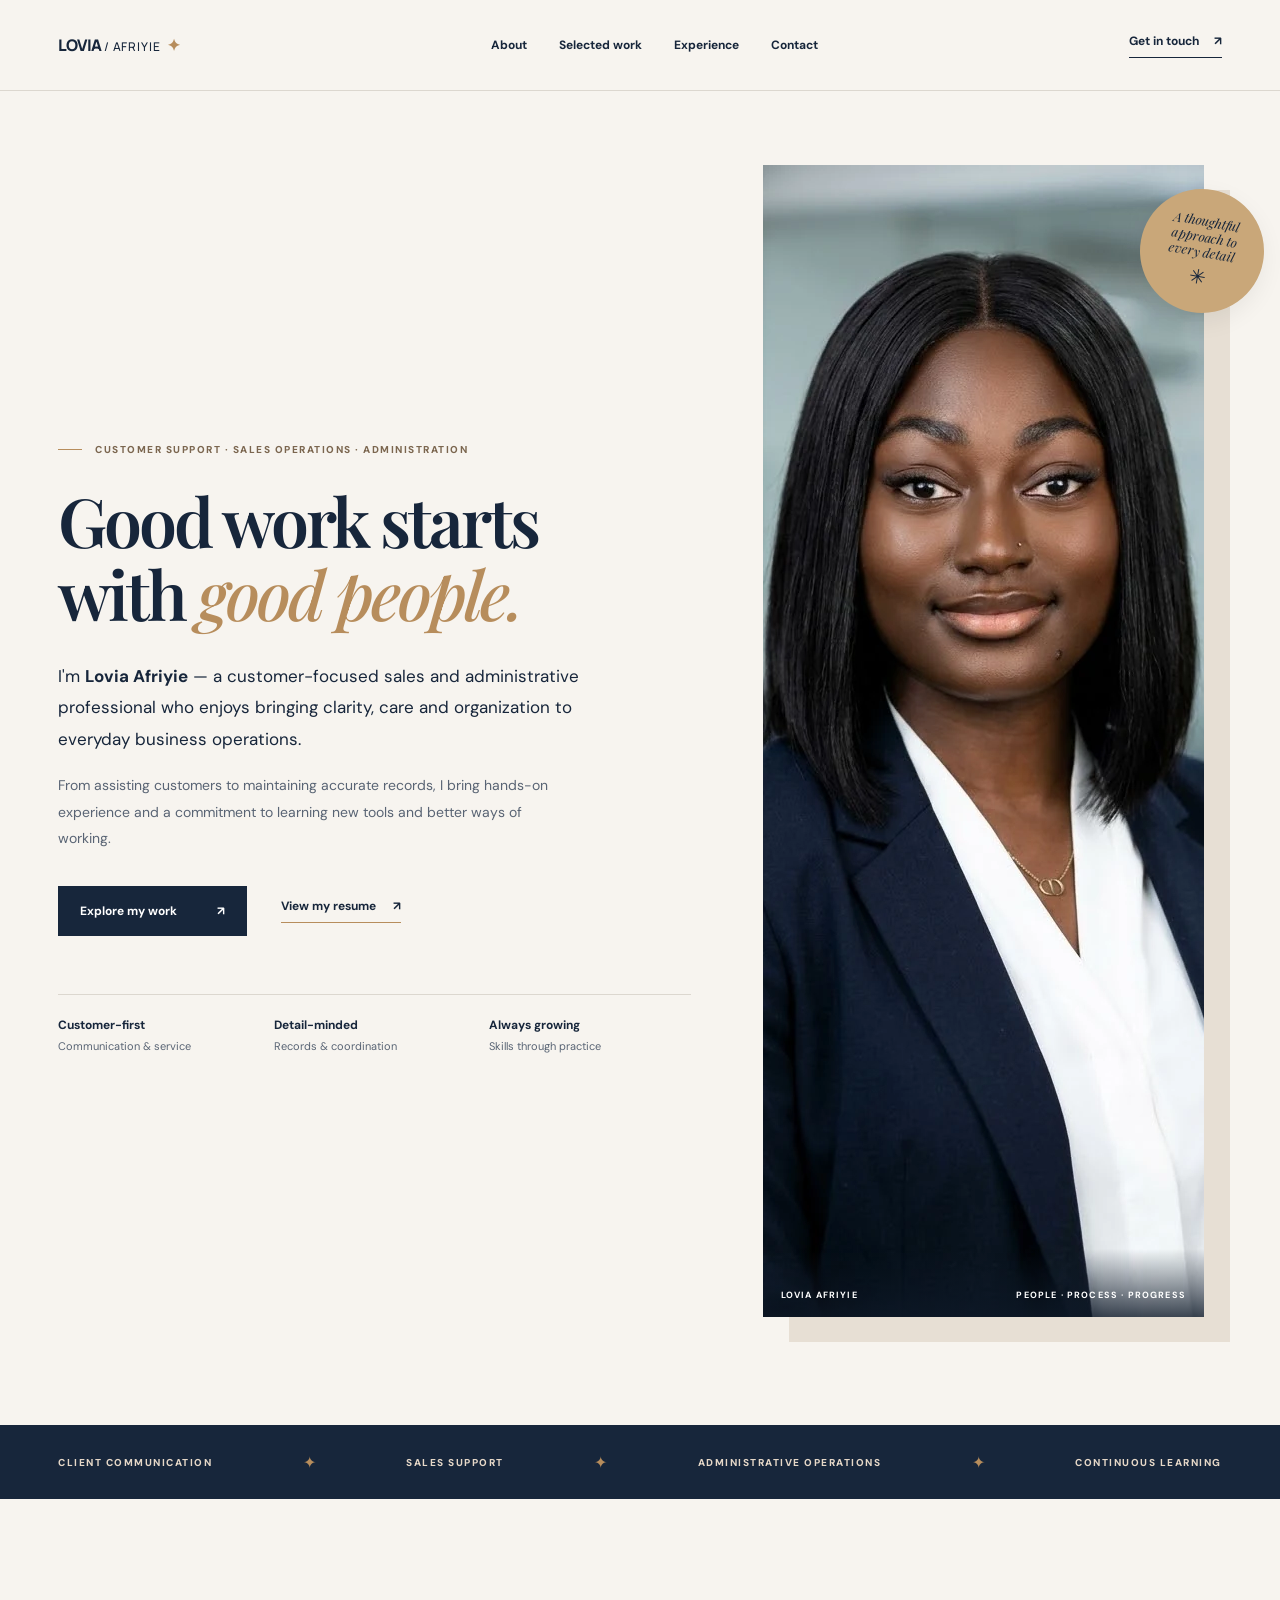
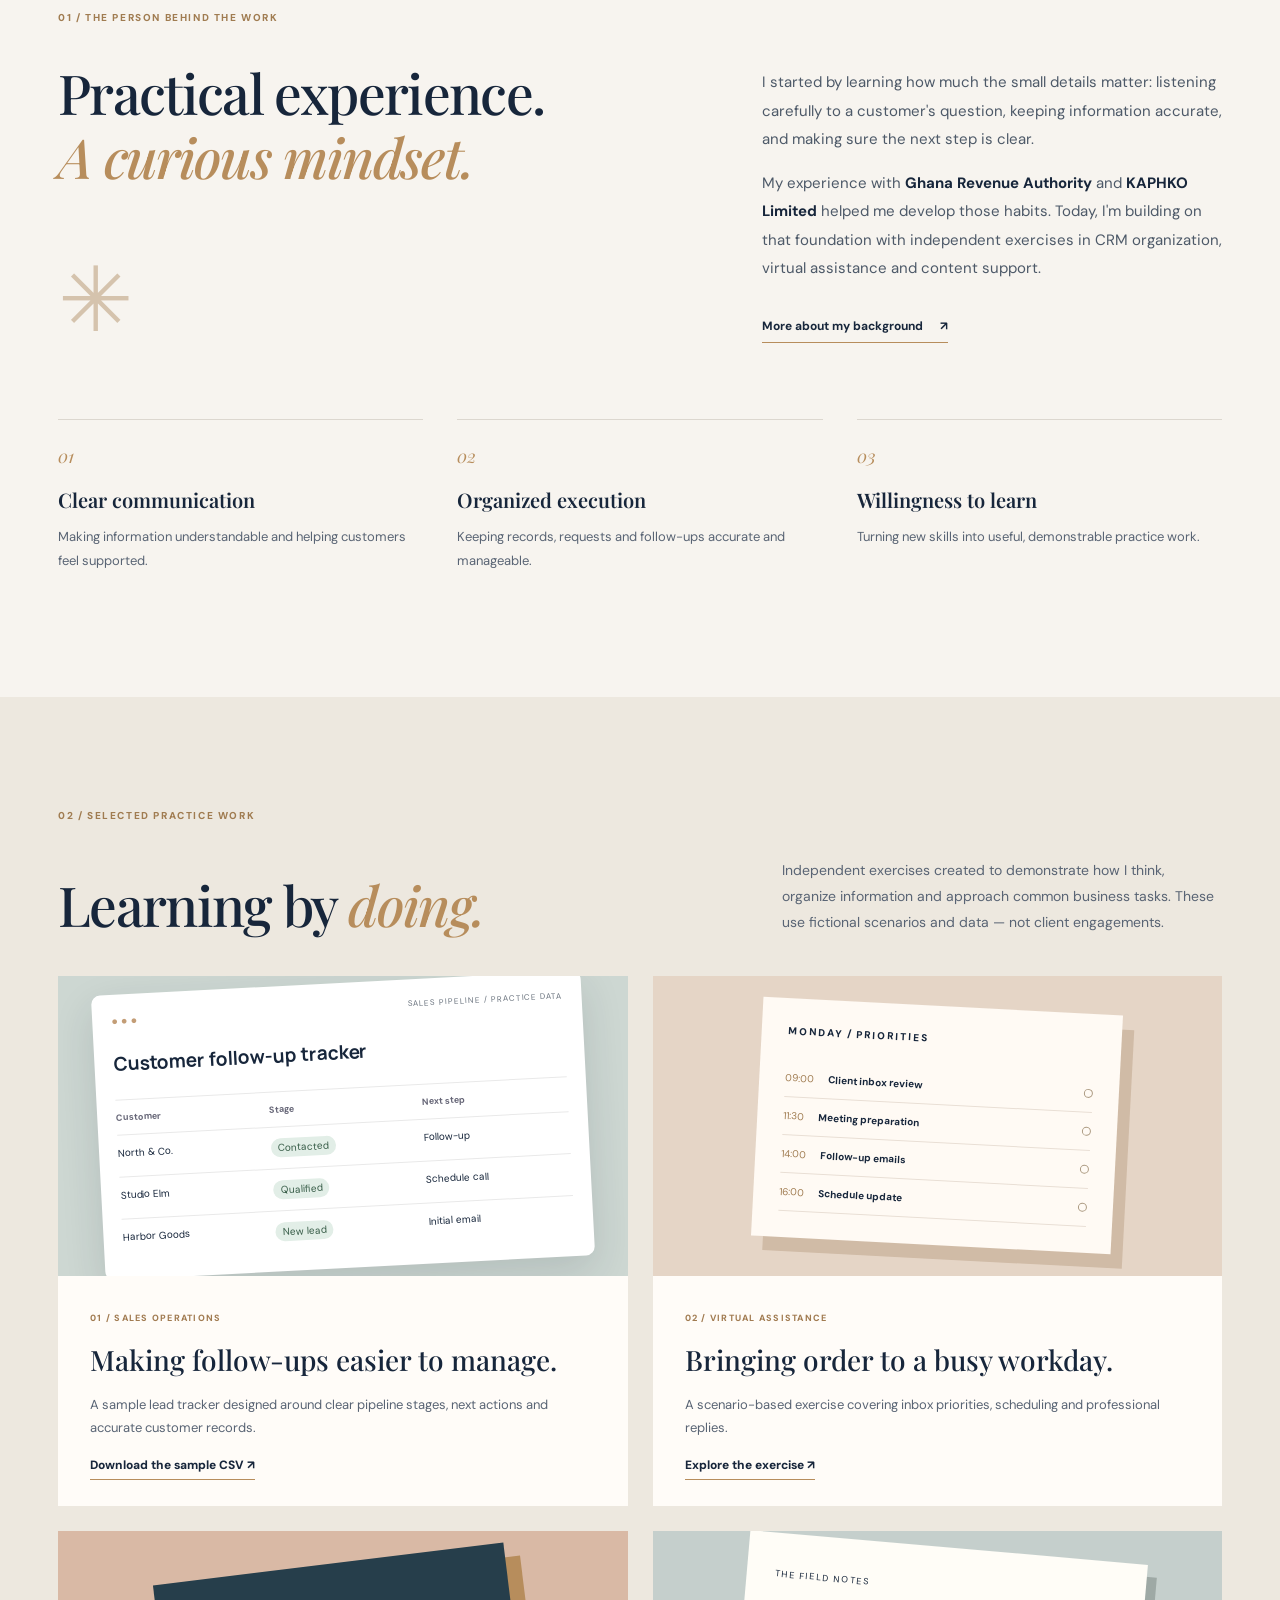
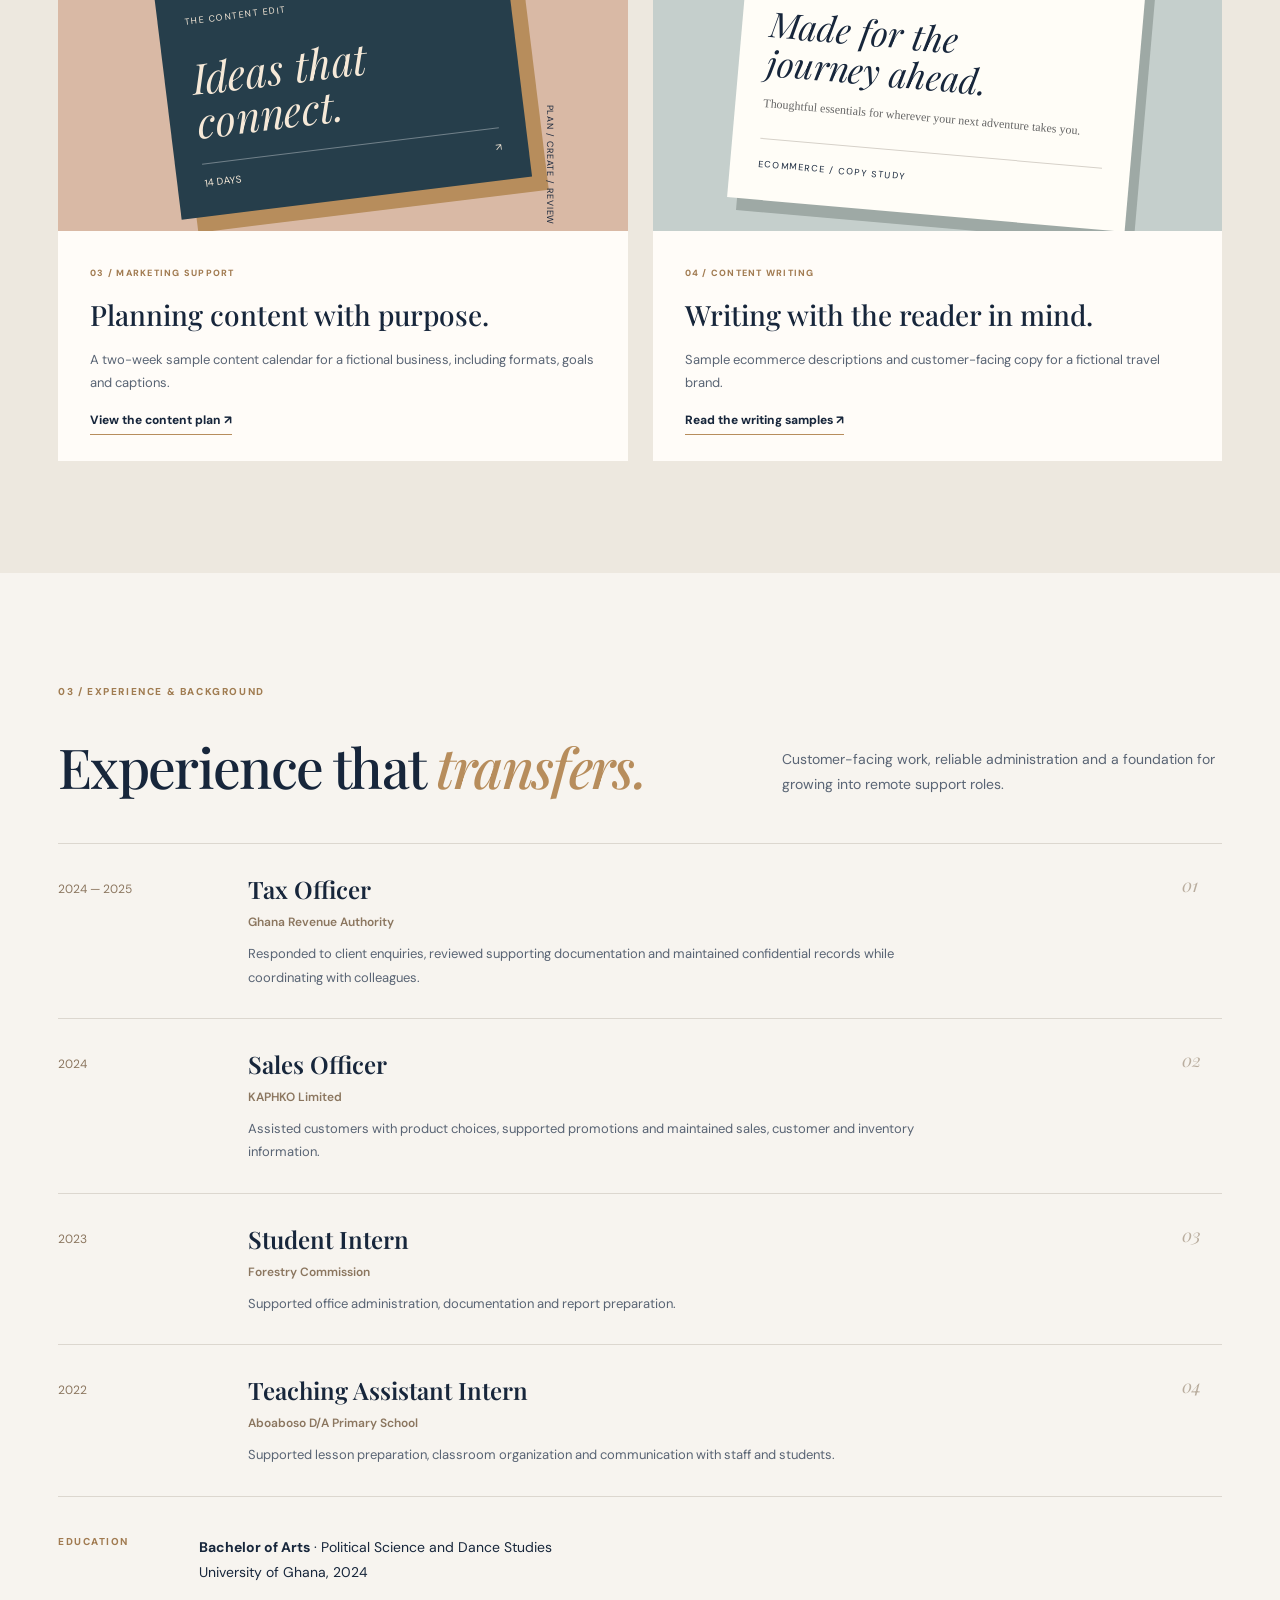
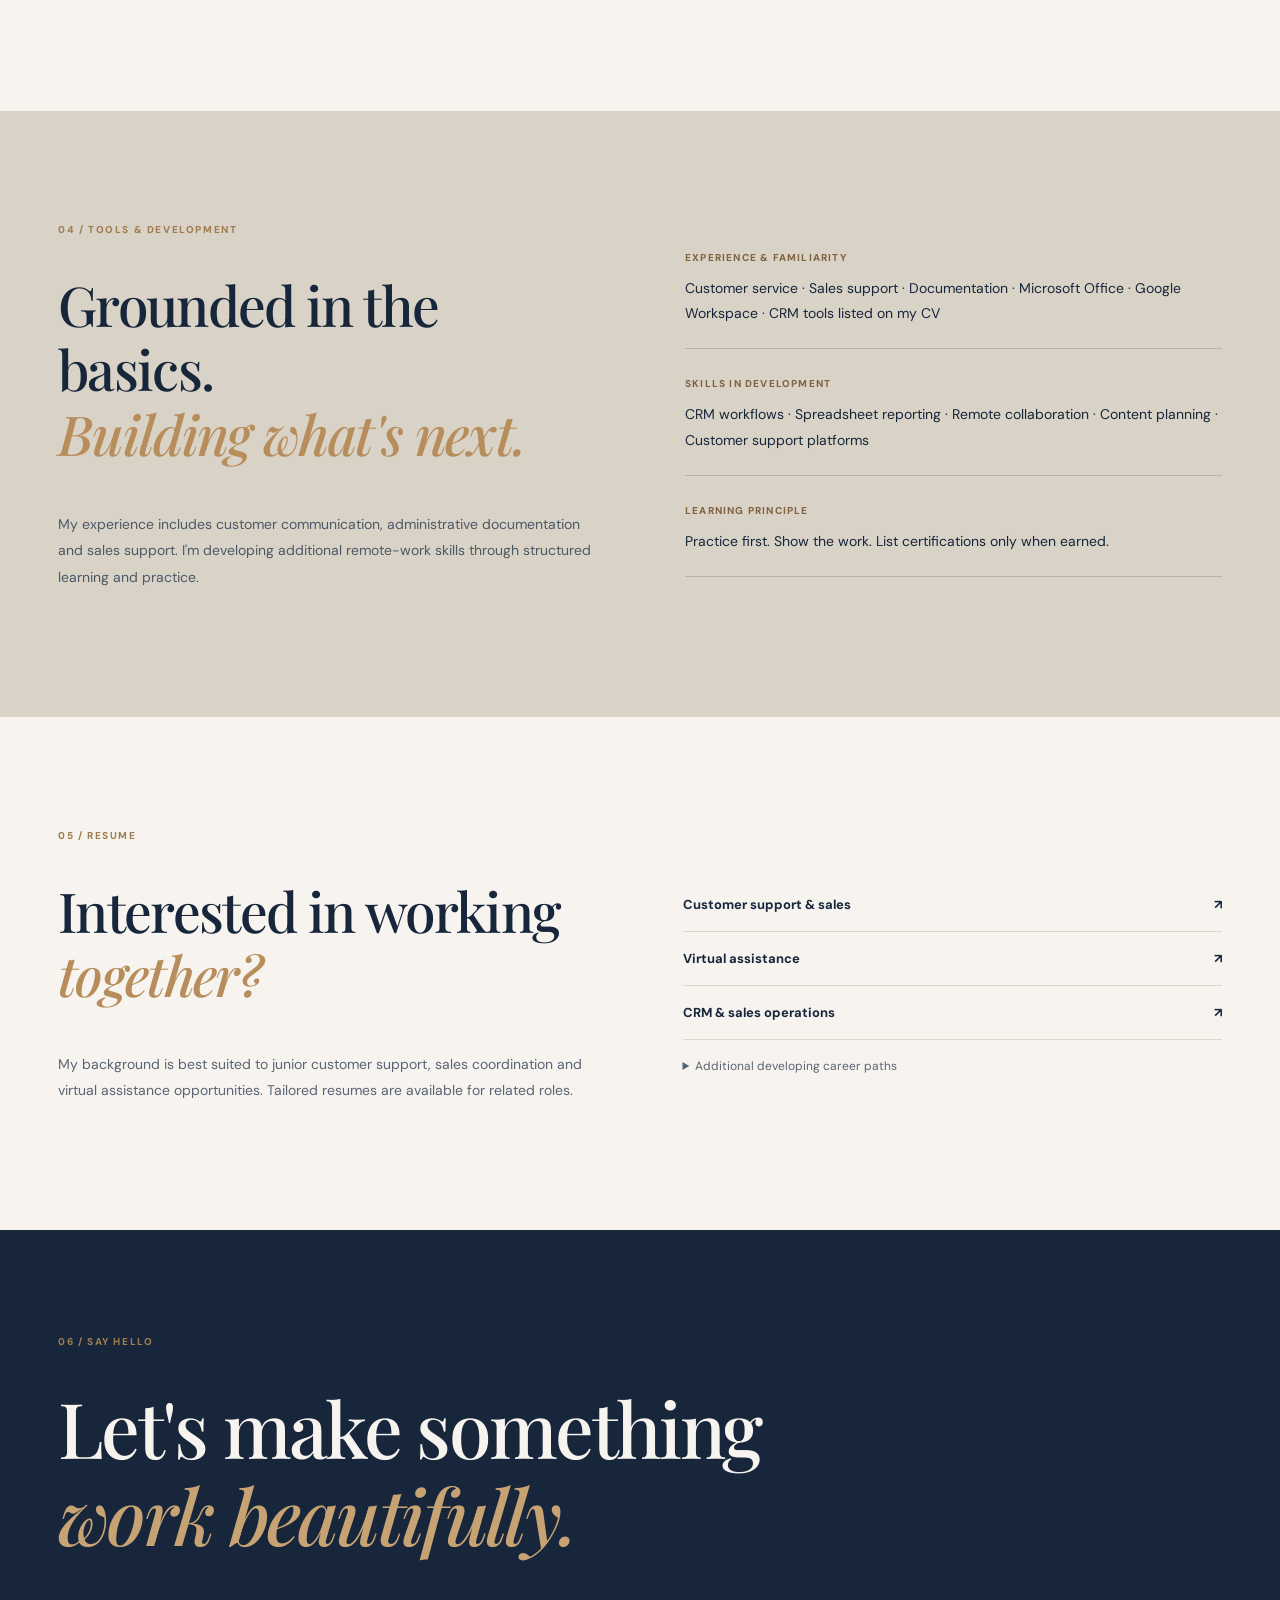
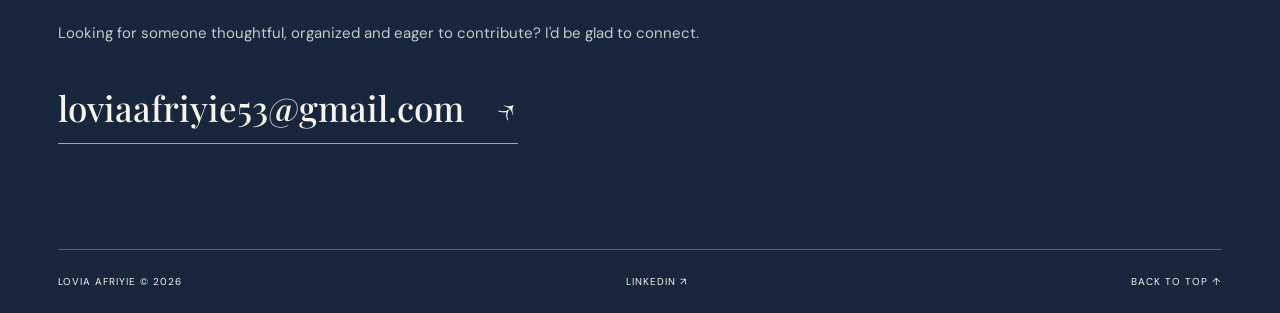
<file: index.html>
<!doctype html><html lang="en"><head><meta charset="utf-8"><meta name="viewport" content="width=device-width,initial-scale=1"><meta name="theme-color" content="#f7f4ef"><meta name="description" content="Lovia Afriyie — customer support, sales operations and virtual assistance. Experience, selected practice work and professional resume."><meta property="og:title" content="Lovia Afriyie — Customer Support & Sales Operations"><meta property="og:description" content="Customer-focused communication. Organized execution. A professional portfolio and selected practice work."><meta property="og:image" content="/assets/lovia-portrait.webp"><title>Lovia Afriyie — Customer Support & Sales Operations</title><link rel="stylesheet" href="/style.css"></head><body><a class="skip" href="#main">Skip to content</a><header class="header"><div class="wrap header-inner"><a class="logo" href="#top" aria-label="Lovia Afriyie homepage">LOVIA<span> / AFRIYIE</span><i>✦</i></a><nav aria-label="Main navigation"><a href="#about">About</a><a href="#work">Selected work</a><a href="#experience">Experience</a><a href="#contact">Contact</a></nav><a class="nav-cta" href="mailto:loviaafriyie53@gmail.com">Get in touch <span>↗</span></a></div></header><main id="main"><section class="hero wrap" id="top"><div class="hero-copy"><div class="eyebrow"><span class="eyebrow-line"></span> CUSTOMER SUPPORT · SALES OPERATIONS · ADMINISTRATION</div><h1>Good work starts<br>with <em>good people.</em></h1><p class="hero-intro">I'm <strong>Lovia Afriyie</strong> — a customer-focused sales and administrative professional who enjoys bringing clarity, care and organization to everyday business operations.</p><p class="hero-sub">From assisting customers to maintaining accurate records, I bring hands-on experience and a commitment to learning new tools and better ways of working.</p><div class="hero-actions"><a class="btn dark" href="#work">Explore my work <span>↗</span></a><a class="text-link" href="#resumes">View my resume <span>↗</span></a></div><div class="hero-meta"><div><b>Customer-first</b><span>Communication & service</span></div><div><b>Detail-minded</b><span>Records & coordination</span></div><div><b>Always growing</b><span>Skills through practice</span></div></div></div><div class="hero-visual"><div class="portrait-frame"><img src="/assets/lovia-portrait.webp" alt="Professional portrait of Lovia Afriyie" width="928" height="1152" fetchpriority="high"><div class="portrait-caption"><span>LOVIA AFRIYIE</span><span>PEOPLE · PROCESS · PROGRESS</span></div></div><div class="visual-stamp" aria-hidden="true">A thoughtful<br>approach to<br>every detail <span>✳</span></div></div></section><section class="marquee" aria-label="Focus areas"><div class="wrap marquee-inner"><span>CLIENT COMMUNICATION</span><i>✦</i><span>SALES SUPPORT</span><i>✦</i><span>ADMINISTRATIVE OPERATIONS</span><i>✦</i><span>CONTINUOUS LEARNING</span></div></section><section class="section about wrap" id="about"><div class="section-label">01 / THE PERSON BEHIND THE WORK</div><div class="about-main"><div><h2>Practical experience.<br><em>A curious mindset.</em></h2><div class="line-art" aria-hidden="true">✳</div></div><div class="about-copy"><p>I started by learning how much the small details matter: listening carefully to a customer's question, keeping information accurate, and making sure the next step is clear.</p><p>My experience with <strong>Ghana Revenue Authority</strong> and <strong>KAPHKO Limited</strong> helped me develop those habits. Today, I'm building on that foundation with independent exercises in CRM organization, virtual assistance and content support.</p><a class="under-link" href="#experience">More about my background <span>↗</span></a></div></div><div class="strengths"><div><span class="strength-num">01</span><h3>Clear communication</h3><p>Making information understandable and helping customers feel supported.</p></div><div><span class="strength-num">02</span><h3>Organized execution</h3><p>Keeping records, requests and follow-ups accurate and manageable.</p></div><div><span class="strength-num">03</span><h3>Willingness to learn</h3><p>Turning new skills into useful, demonstrable practice work.</p></div></div></section><section class="section work-section" id="work"><div class="wrap"><div class="section-label">02 / SELECTED PRACTICE WORK</div><div class="section-heading"><h2>Learning by <em>doing.</em></h2><p>Independent exercises created to demonstrate how I think, organize information and approach common business tasks. These use fictional scenarios and data — not client engagements.</p></div><div class="projects"><a class="project project-feature" href="projects/sample-lead-tracker.csv" download><div class="project-art tracker-art"><div class="mock-window"><div class="mock-top"><span>● ● ●</span><small>SALES PIPELINE / PRACTICE DATA</small></div><div class="mock-title">Customer follow-up tracker</div><div class="mock-table"><div><b>Customer</b><b>Stage</b><b>Next step</b></div><div><span>North & Co.</span><mark>Contacted</mark><span>Follow-up</span></div><div><span>Studio Elm</span><mark>Qualified</mark><span>Schedule call</span></div><div><span>Harbor Goods</span><mark>New lead</mark><span>Initial email</span></div></div></div></div><div class="project-info"><span class="project-tag">01 / SALES OPERATIONS</span><h3>Making follow-ups easier to manage.</h3><p>A sample lead tracker designed around clear pipeline stages, next actions and accurate customer records.</p><span class="project-link">Download the sample CSV ↗</span></div></a><a class="project" href="projects/va-operations-kit.html"><div class="project-art calendar-art"><div class="schedule"><div class="schedule-title">MONDAY / PRIORITIES</div><div class="schedule-row"><span>09:00</span><b>Client inbox review</b><i></i></div><div class="schedule-row"><span>11:30</span><b>Meeting preparation</b><i></i></div><div class="schedule-row"><span>14:00</span><b>Follow-up emails</b><i></i></div><div class="schedule-row"><span>16:00</span><b>Schedule update</b><i></i></div></div></div><div class="project-info"><span class="project-tag">02 / VIRTUAL ASSISTANCE</span><h3>Bringing order to a busy workday.</h3><p>A scenario-based exercise covering inbox priorities, scheduling and professional replies.</p><span class="project-link">Explore the exercise ↗</span></div></a><a class="project" href="projects/social-content-plan.html"><div class="project-art social-art"><div class="social-card"><span>THE CONTENT EDIT</span><strong>Ideas that<br>connect.</strong><div class="social-bottom">14 DAYS <span>↗</span></div></div><div class="social-mini">PLAN / CREATE / REVIEW</div></div><div class="project-info"><span class="project-tag">03 / MARKETING SUPPORT</span><h3>Planning content with purpose.</h3><p>A two-week sample content calendar for a fictional business, including formats, goals and captions.</p><span class="project-link">View the content plan ↗</span></div></a><a class="project" href="projects/writing-samples.html"><div class="project-art writing-art"><div class="paper"><span>THE FIELD NOTES</span><h4>Made for the<br>journey ahead.</h4><p>Thoughtful essentials for wherever your next adventure takes you.</p><div class="paper-rule"></div><small>ECOMMERCE / COPY STUDY</small></div></div><div class="project-info"><span class="project-tag">04 / CONTENT WRITING</span><h3>Writing with the reader in mind.</h3><p>Sample ecommerce descriptions and customer-facing copy for a fictional travel brand.</p><span class="project-link">Read the writing samples ↗</span></div></a></div></div></section><section class="section experience wrap" id="experience"><div class="section-label">03 / EXPERIENCE & BACKGROUND</div><div class="section-heading"><h2>Experience that <em>transfers.</em></h2><p>Customer-facing work, reliable administration and a foundation for growing into remote support roles.</p></div><div class="timeline"><div class="job"><div class="job-date">2024 — 2025</div><div><h3>Tax Officer <span>Ghana Revenue Authority</span></h3><p>Responded to client enquiries, reviewed supporting documentation and maintained confidential records while coordinating with colleagues.</p></div><span class="job-num">01</span></div><div class="job"><div class="job-date">2024</div><div><h3>Sales Officer <span>KAPHKO Limited</span></h3><p>Assisted customers with product choices, supported promotions and maintained sales, customer and inventory information.</p></div><span class="job-num">02</span></div><div class="job"><div class="job-date">2023</div><div><h3>Student Intern <span>Forestry Commission</span></h3><p>Supported office administration, documentation and report preparation.</p></div><span class="job-num">03</span></div><div class="job"><div class="job-date">2022</div><div><h3>Teaching Assistant Intern <span>Aboaboso D/A Primary School</span></h3><p>Supported lesson preparation, classroom organization and communication with staff and students.</p></div><span class="job-num">04</span></div></div><div class="education"><span>EDUCATION</span><p><strong>Bachelor of Arts</strong> · Political Science and Dance Studies<br>University of Ghana, 2024</p></div></section><section class="section growth-section"><div class="wrap growth-grid"><div><div class="section-label">04 / TOOLS & DEVELOPMENT</div><h2>Grounded in the basics.<br><em>Building what's next.</em></h2><p>My experience includes customer communication, administrative documentation and sales support. I'm developing additional remote-work skills through structured learning and practice.</p></div><div class="skill-panels"><div><span>EXPERIENCE & FAMILIARITY</span><p>Customer service · Sales support · Documentation · Microsoft Office · Google Workspace · CRM tools listed on my CV</p></div><div><span>SKILLS IN DEVELOPMENT</span><p>CRM workflows · Spreadsheet reporting · Remote collaboration · Content planning · Customer support platforms</p></div><div><span>LEARNING PRINCIPLE</span><p>Practice first. Show the work. List certifications only when earned.</p></div></div></div></section><section class="section resume-section wrap" id="resumes"><div class="section-label">05 / RESUME</div><div class="resume-box"><div><h2>Interested in working <em>together?</em></h2><p>My background is best suited to junior customer support, sales coordination and virtual assistance opportunities. Tailored resumes are available for related roles.</p></div><div class="resume-links"><a href="resumes/Lovia_customer-support-sales.pdf" target="_blank" rel="noopener">Customer support & sales <span>↗</span></a><a href="resumes/Lovia_virtual-assistant.pdf" target="_blank" rel="noopener">Virtual assistance <span>↗</span></a><a href="resumes/Lovia_crm-sales-operations.pdf" target="_blank" rel="noopener">CRM & sales operations <span>↗</span></a><details><summary>Additional developing career paths</summary><a href="resumes/Lovia_content-writing.pdf" target="_blank" rel="noopener">Content writing <span>↗</span></a><a href="resumes/Lovia_digital-marketing.pdf" target="_blank" rel="noopener">Digital marketing <span>↗</span></a></details></div></div></section><section class="contact-section" id="contact"><div class="wrap contact-inner"><div class="section-label">06 / SAY HELLO</div><h2>Let's make something<br><em>work beautifully.</em></h2><p>Looking for someone thoughtful, organized and eager to contribute? I'd be glad to connect.</p><a class="contact-email" href="mailto:loviaafriyie53@gmail.com">loviaafriyie53@gmail.com <span>↗</span></a><div class="contact-bottom"><span>LOVIA AFRIYIE © 2026</span><a href="https://www.linkedin.com/in/afriyie-lovia" target="_blank" rel="noopener noreferrer">LINKEDIN ↗</a><a href="#top">BACK TO TOP ↑</a></div></div></section></main><script src="/script.js" defer></script></body></html>
</file>
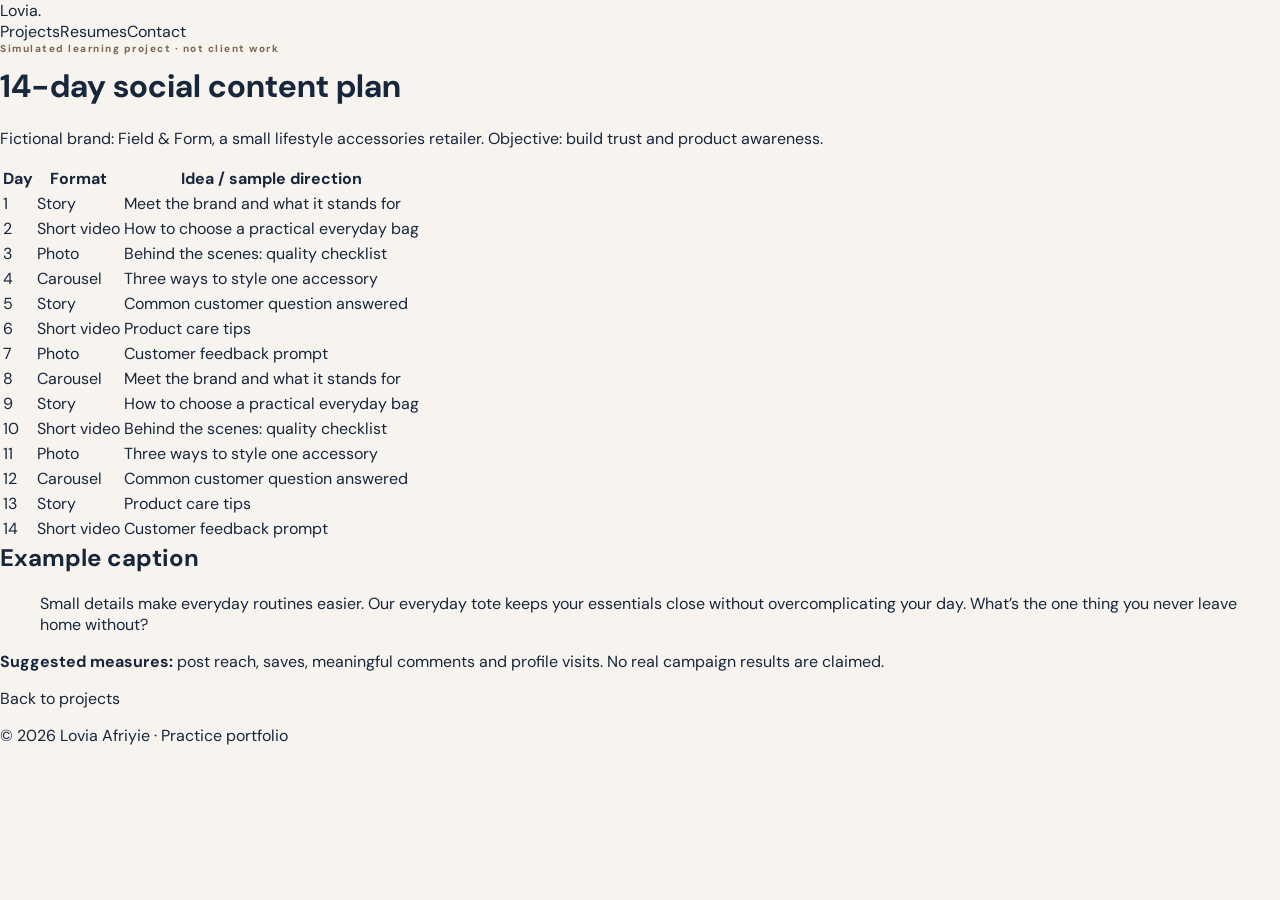
<file: projects/social-content-plan.html>
<!doctype html><html lang="en"><head><meta charset="utf-8"><meta name="viewport" content="width=device-width, initial-scale=1"><title>14-day social content plan | Lovia Afriyie</title><link rel="stylesheet" href="../style.css"></head><body><header class="shell"><a class="wordmark" href="../index.html">Lovia<span>.</span></a><nav><a href="../index.html#work">Projects</a><a href="../index.html#resumes">Resumes</a><a href="../index.html#contact">Contact</a></nav></header><main class="shell detail"><p class="eyebrow">Simulated learning project · not client work</p><h1>14-day social content plan</h1><p class="intro">Fictional brand: Field & Form, a small lifestyle accessories retailer. Objective: build trust and product awareness.</p><div class="panel"><table><tr><th>Day</th><th>Format</th><th>Idea / sample direction</th></tr><tr><td>1</td><td>Story</td><td>Meet the brand and what it stands for</td></tr><tr><td>2</td><td>Short video</td><td>How to choose a practical everyday bag</td></tr><tr><td>3</td><td>Photo</td><td>Behind the scenes: quality checklist</td></tr><tr><td>4</td><td>Carousel</td><td>Three ways to style one accessory</td></tr><tr><td>5</td><td>Story</td><td>Common customer question answered</td></tr><tr><td>6</td><td>Short video</td><td>Product care tips</td></tr><tr><td>7</td><td>Photo</td><td>Customer feedback prompt</td></tr><tr><td>8</td><td>Carousel</td><td>Meet the brand and what it stands for</td></tr><tr><td>9</td><td>Story</td><td>How to choose a practical everyday bag</td></tr><tr><td>10</td><td>Short video</td><td>Behind the scenes: quality checklist</td></tr><tr><td>11</td><td>Photo</td><td>Three ways to style one accessory</td></tr><tr><td>12</td><td>Carousel</td><td>Common customer question answered</td></tr><tr><td>13</td><td>Story</td><td>Product care tips</td></tr><tr><td>14</td><td>Short video</td><td>Customer feedback prompt</td></tr></table></div><h2>Example caption</h2><blockquote>Small details make everyday routines easier. Our everyday tote keeps your essentials close without overcomplicating your day. What’s the one thing you never leave home without?</blockquote><p><b>Suggested measures:</b> post reach, saves, meaningful comments and profile visits. No real campaign results are claimed.</p><p><a class="button outline" href="../index.html#work">Back to projects</a></p></main><footer class="shell">© 2026 Lovia Afriyie · Practice portfolio</footer></body></html>
</file>
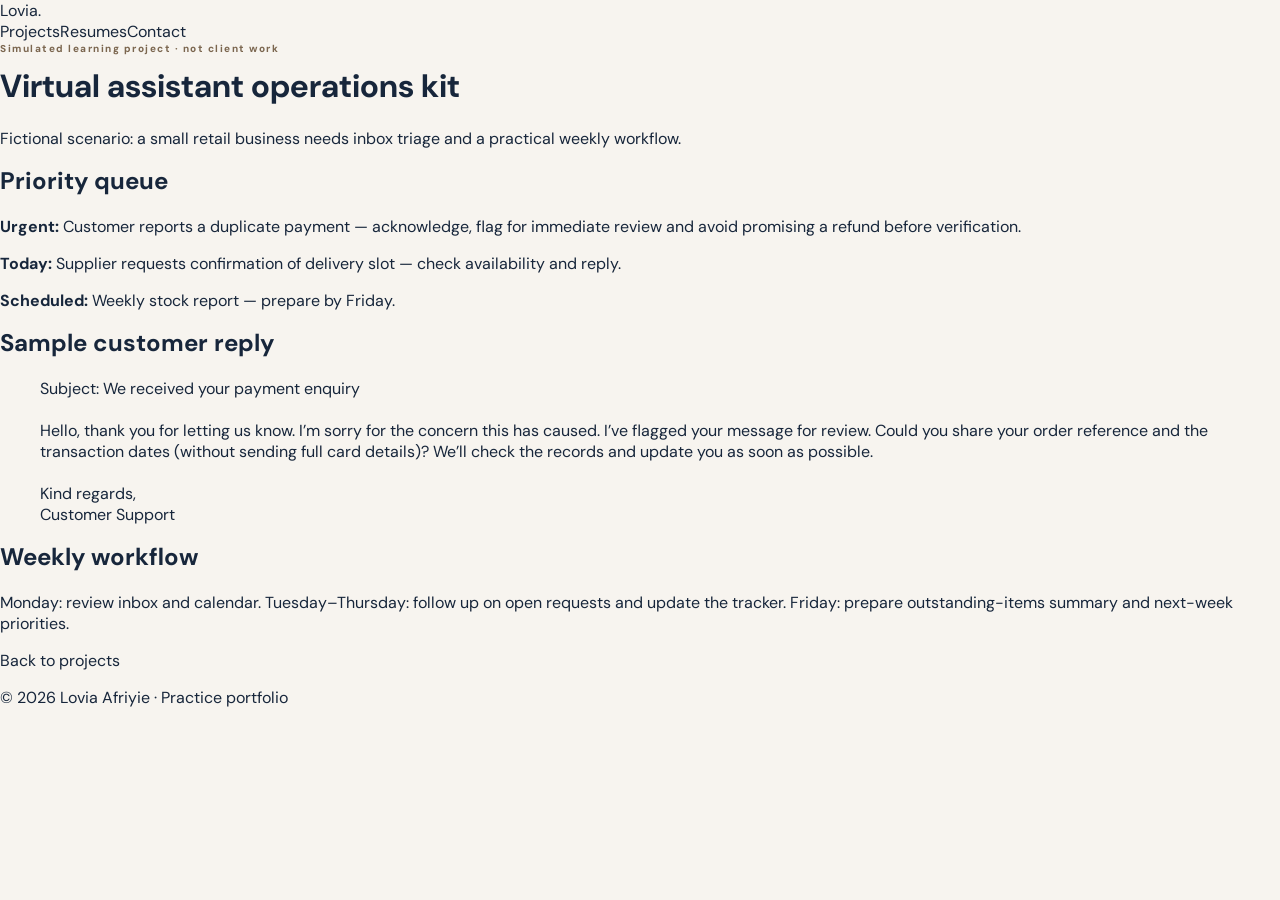
<file: projects/va-operations-kit.html>
<!doctype html><html lang="en"><head><meta charset="utf-8"><meta name="viewport" content="width=device-width, initial-scale=1"><title>Virtual assistant operations kit | Lovia Afriyie</title><link rel="stylesheet" href="../style.css"></head><body><header class="shell"><a class="wordmark" href="../index.html">Lovia<span>.</span></a><nav><a href="../index.html#work">Projects</a><a href="../index.html#resumes">Resumes</a><a href="../index.html#contact">Contact</a></nav></header><main class="shell detail"><p class="eyebrow">Simulated learning project · not client work</p><h1>Virtual assistant operations kit</h1><p class="intro">Fictional scenario: a small retail business needs inbox triage and a practical weekly workflow.</p><h2>Priority queue</h2><div class="panel"><p><b>Urgent:</b> Customer reports a duplicate payment — acknowledge, flag for immediate review and avoid promising a refund before verification.</p><p><b>Today:</b> Supplier requests confirmation of delivery slot — check availability and reply.</p><p><b>Scheduled:</b> Weekly stock report — prepare by Friday.</p></div><h2>Sample customer reply</h2><blockquote>Subject: We received your payment enquiry<br><br>Hello, thank you for letting us know. I’m sorry for the concern this has caused. I’ve flagged your message for review. Could you share your order reference and the transaction dates (without sending full card details)? We’ll check the records and update you as soon as possible.<br><br>Kind regards,<br>Customer Support</blockquote><h2>Weekly workflow</h2><p>Monday: review inbox and calendar. Tuesday–Thursday: follow up on open requests and update the tracker. Friday: prepare outstanding-items summary and next-week priorities.</p><p><a class="button outline" href="../index.html#work">Back to projects</a></p></main><footer class="shell">© 2026 Lovia Afriyie · Practice portfolio</footer></body></html>
</file>
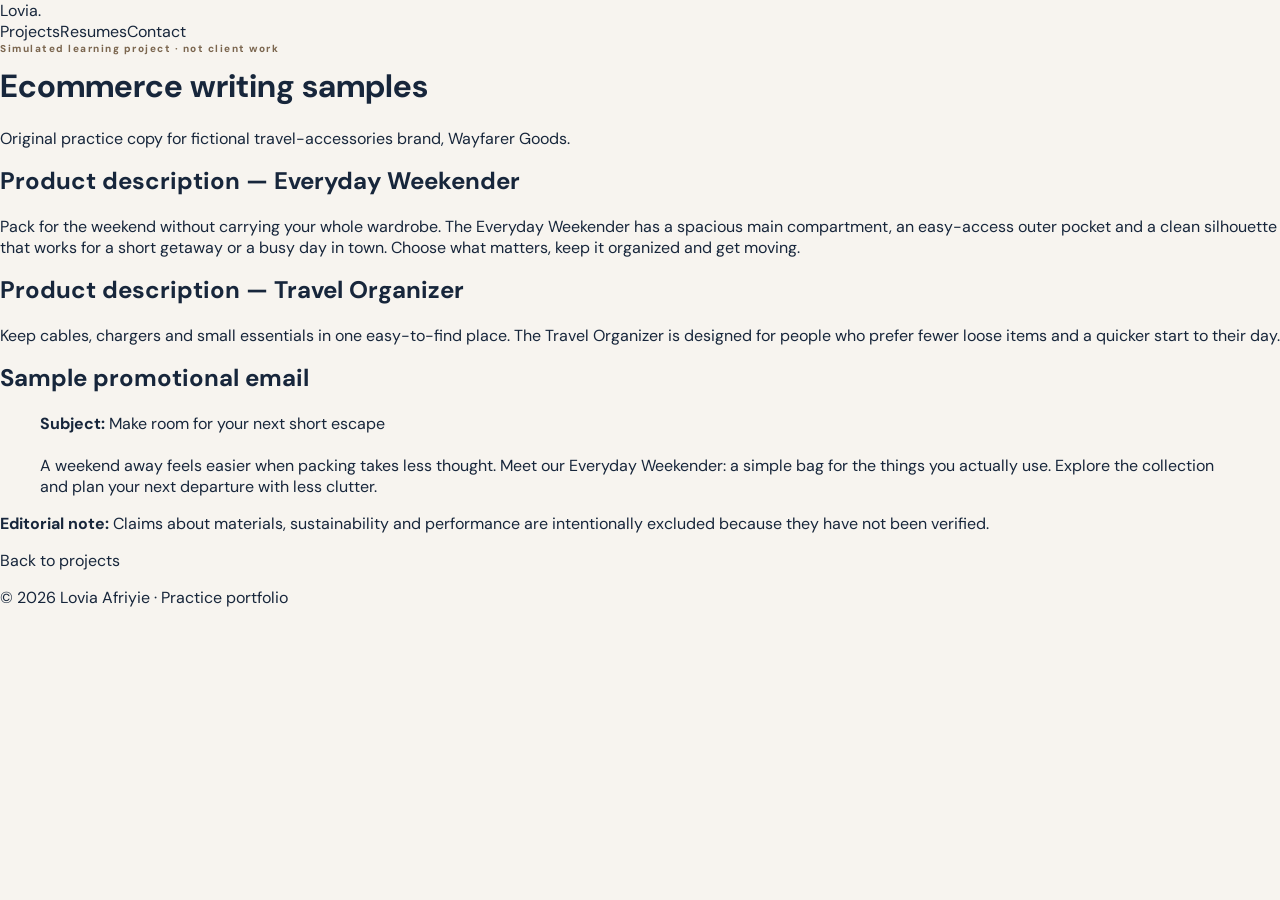
<file: projects/writing-samples.html>
<!doctype html><html lang="en"><head><meta charset="utf-8"><meta name="viewport" content="width=device-width, initial-scale=1"><title>Ecommerce writing samples | Lovia Afriyie</title><link rel="stylesheet" href="../style.css"></head><body><header class="shell"><a class="wordmark" href="../index.html">Lovia<span>.</span></a><nav><a href="../index.html#work">Projects</a><a href="../index.html#resumes">Resumes</a><a href="../index.html#contact">Contact</a></nav></header><main class="shell detail"><p class="eyebrow">Simulated learning project · not client work</p><h1>Ecommerce writing samples</h1><p class="intro">Original practice copy for fictional travel-accessories brand, Wayfarer Goods.</p><h2>Product description — Everyday Weekender</h2><p>Pack for the weekend without carrying your whole wardrobe. The Everyday Weekender has a spacious main compartment, an easy-access outer pocket and a clean silhouette that works for a short getaway or a busy day in town. Choose what matters, keep it organized and get moving.</p><h2>Product description — Travel Organizer</h2><p>Keep cables, chargers and small essentials in one easy-to-find place. The Travel Organizer is designed for people who prefer fewer loose items and a quicker start to their day.</p><h2>Sample promotional email</h2><blockquote><b>Subject:</b> Make room for your next short escape<br><br>A weekend away feels easier when packing takes less thought. Meet our Everyday Weekender: a simple bag for the things you actually use. Explore the collection and plan your next departure with less clutter.</blockquote><p><b>Editorial note:</b> Claims about materials, sustainability and performance are intentionally excluded because they have not been verified.</p><p><a class="button outline" href="../index.html#work">Back to projects</a></p></main><footer class="shell">© 2026 Lovia Afriyie · Practice portfolio</footer></body></html>
</file>
<file: style.css>
@import url('https://fonts.googleapis.com/css2?family=DM+Sans:wght@400;500;600;700&family=Manrope:wght@400;500;600;700;800&family=Playfair+Display:ital,wght@0,500;0,600;1,500;1,600&display=swap');:root{--ink:#17263b;--muted:#596474;--cream:#f7f4ef;--paper:#fffcf8;--gold:#b78d5c;--line:#dcd7cf;--navy:#17263b}*{box-sizing:border-box}html{scroll-behavior:smooth}body{margin:0;background:var(--cream);color:var(--ink);font-family:'DM Sans',sans-serif;-webkit-font-smoothing:antialiased}a{color:inherit;text-decoration:none}button,a{ -webkit-tap-highlight-color:transparent}a:focus-visible,summary:focus-visible{outline:3px solid #b78d5c;outline-offset:4px}.wrap{max-width:1260px;margin:auto;padding-left:48px;padding-right:48px}.skip{position:absolute;top:-60px;left:12px;background:#fff;padding:10px;z-index:20}.skip:focus{top:10px}.header{background:var(--cream);border-bottom:1px solid var(--line);position:relative;z-index:2}.header-inner{height:90px;display:flex;align-items:center;justify-content:space-between;gap:20px}.logo{font-family:Manrope,sans-serif;font-size:16px;font-weight:800;letter-spacing:-.05em;white-space:nowrap}.logo span{font-weight:500;letter-spacing:.07em;font-size:12px}.logo i{font-style:normal;color:var(--gold);margin-left:7px}.header nav{display:flex;gap:32px}.header nav a,.nav-cta{font-size:12px;font-weight:700}.header nav a:hover,.text-link:hover,.under-link:hover{color:var(--gold)}.nav-cta{border-bottom:1px solid var(--ink);padding-bottom:8px}.nav-cta span{margin-left:12px}.hero{min-height:700px;display:grid;grid-template-columns:1.15fr .85fr;align-items:center;gap:64px;padding-top:62px;padding-bottom:82px}.eyebrow{display:flex;align-items:center;gap:13px;font-size:10px;letter-spacing:.15em;font-weight:800;color:#7b664f}.eyebrow-line{width:24px;height:1px;background:var(--gold)}h1,h2,h3,p{margin-top:0}.hero h1{font:600 clamp(54px,5.3vw,86px)/1.08 'Playfair Display',serif;letter-spacing:-.045em;margin:28px 0 30px;white-space:nowrap}.hero h1 em,h2 em{font-weight:500;color:var(--gold)}.hero-intro{font-size:17px;line-height:1.85;max-width:550px}.hero-sub{font-size:14px;line-height:1.9;color:var(--muted);max-width:520px}.hero-actions{display:flex;align-items:center;gap:34px;margin:34px 0 58px}.btn{display:inline-flex;gap:40px;justify-content:space-between;align-items:center;padding:17px 22px;font-size:12px;font-weight:700}.btn.dark{background:var(--navy);color:#fff}.btn:hover{background:#33425b}.text-link,.under-link{font-size:12px;font-weight:700;border-bottom:1px solid var(--gold);padding-bottom:8px}.text-link span,.under-link span{margin-left:14px}.hero-meta{display:grid;grid-template-columns:repeat(3,1fr);gap:14px;border-top:1px solid var(--line);padding-top:22px}.hero-meta div{display:flex;flex-direction:column;gap:6px}.hero-meta b{font-size:12px}.hero-meta span{font-size:11px;color:var(--muted)}.hero-visual{position:relative;padding:12px 18px 26px 8px}.portrait-frame{position:relative;background:#ddd;box-shadow:26px 25px 0 #e7dfd4;overflow:hidden}.portrait-frame img{display:block;width:100%;aspect-ratio:4/5;object-fit:cover;object-position:center 29%}.portrait-caption{position:absolute;bottom:0;left:0;right:0;display:flex;justify-content:space-between;gap:10px;background:linear-gradient(transparent,rgba(14,25,40,.8));padding:40px 18px 16px;color:#fff;font-size:9px;font-weight:700;letter-spacing:.13em}.visual-stamp{position:absolute;top:3%;right:-9%;width:124px;height:124px;border-radius:50%;background:#c9a779;color:#17263b;display:flex;flex-direction:column;justify-content:center;text-align:center;transform:rotate(10deg);font:italic 13px/1.2 'Playfair Display',serif;box-shadow:0 8px 25px #0001}.visual-stamp span{font:20px sans-serif;margin-top:5px}.marquee{background:var(--navy);color:#e6d8c8}.marquee-inner{min-height:74px;display:flex;align-items:center;justify-content:space-between;gap:12px}.marquee span{font-size:10px;font-weight:800;letter-spacing:.15em}.marquee i{color:var(--gold);font-style:normal}.section{padding-top:112px;padding-bottom:112px}.section-label{font-size:10px;letter-spacing:.16em;font-weight:800;color:#a07c51;margin-bottom:36px}.about-main{display:grid;grid-template-columns:1fr .75fr;gap:90px}.section h2{font:500 clamp(40px,4.3vw,66px)/1.17 'Playfair Display',serif;letter-spacing:-.03em}.about-copy{padding-top:8px}.about-copy p{font-size:15px;line-height:1.9;color:#4d5968}.about-copy p strong{color:var(--ink)}.about-copy .under-link{display:inline-block;margin-top:20px}.line-art{font:90px 'Playfair Display',serif;color:#d5c3ad;margin-top:10px}.strengths{display:grid;grid-template-columns:repeat(3,1fr);gap:34px;margin-top:65px}.strengths>div{border-top:1px solid var(--line);padding-top:24px}.strength-num{color:var(--gold);font:italic 18px 'Playfair Display',serif}.strengths h3{font:600 20px 'Playfair Display',serif;margin:18px 0 12px}.strengths p{font-size:13px;line-height:1.8;color:var(--muted)}.work-section{background:#ede8df}.section-heading{display:flex;justify-content:space-between;align-items:end;gap:55px;margin-bottom:40px}.section-heading h2{margin-bottom:0}.section-heading p{max-width:440px;color:var(--muted);font-size:14px;line-height:1.85;margin-bottom:0}.projects{display:grid;grid-template-columns:1fr 1fr;gap:25px}.project{background:var(--paper);display:block;transition:transform .2s,box-shadow .2s}.project:hover{transform:translateY(-5px);box-shadow:0 18px 30px #17263b13}.project-art{height:300px;display:flex;align-items:center;justify-content:center;overflow:hidden;position:relative}.project-feature .project-art{background:#cdd7d2}.tracker-art{background:#d7ddd7;padding:40px}.mock-window{width:100%;max-width:510px;background:#fff;border-radius:9px;box-shadow:0 15px 40px #1a2d3924;padding:19px;transform:rotate(-3deg)}.mock-top{display:flex;justify-content:space-between;color:#c39d76;font-size:11px}.mock-top small{font-size:8px;letter-spacing:.12em;color:#69727d}.mock-title{font:700 19px Manrope,sans-serif;margin:23px 0}.mock-table>div{display:grid;grid-template-columns:1fr 1fr 1fr;gap:8px;padding:11px 0;border-top:1px solid #e9e9e9;font-size:10px}.mock-table b{color:#667;font-size:9px}.mock-table mark{background:#e2eee7;border-radius:20px;color:#375c47;padding:3px 7px;width:max-content}.calendar-art{background:#e5d5c6;padding:28px}.schedule{background:#fffaf4;width:80%;max-width:360px;padding:26px;box-shadow:12px 14px 0 #d0bba6;transform:rotate(3deg)}.schedule-title{font-size:10px;letter-spacing:.2em;font-weight:800;margin-bottom:22px}.schedule-row{display:flex;align-items:center;gap:14px;border-bottom:1px solid #e9dfd5;padding:12px 0;font-size:10px}.schedule-row span{color:#a07c51}.schedule-row b{flex:1}.schedule-row i{width:9px;height:9px;border:1px solid #aa987f;border-radius:50%}.social-art{background:#d9b9a5}.social-card{background:#263e4b;color:#f6e9d8;padding:27px;width:62%;min-height:230px;transform:rotate(-7deg);box-shadow:15px 15px 0 #b78d5c}.social-card>span{font-size:9px;letter-spacing:.17em}.social-card strong{display:block;font:italic 42px/1.05 'Playfair Display',serif;margin-top:27px}.social-bottom{border-top:1px solid #71818a;margin-top:20px;padding-top:12px;font-size:10px;display:flex;justify-content:space-between}.social-mini{position:absolute;right:3%;bottom:20%;font-size:9px;letter-spacing:.1em;transform:rotate(90deg)}.writing-art{background:#c5cfcc}.paper{background:#fffdf7;width:70%;padding:28px;transform:rotate(5deg);box-shadow:10px 12px 0 #9ea9a5}.paper>span,.paper small{font-size:9px;letter-spacing:.18em}.paper h4{font:italic 35px/1.1 'Playfair Display',serif;margin:23px 0 13px}.paper p{font:12px/1.6 Georgia,serif;color:#666}.paper-rule{height:1px;background:#d6d1c9;margin:25px 0 12px}.project-info{padding:29px 32px 32px}.project-tag{font-size:9px;font-weight:800;letter-spacing:.14em;color:#a17b51}.project-info h3{font:500 28px/1.25 'Playfair Display',serif;margin:16px 0}.project-info p{color:var(--muted);font-size:13px;line-height:1.8;min-height:47px}.project-link{font-size:12px;font-weight:800;border-bottom:1px solid #b78d5c;padding-bottom:6px}.experience .section-heading{margin-bottom:45px}.timeline{border-top:1px solid var(--line)}.job{display:grid;grid-template-columns:160px 1fr 40px;gap:30px;padding:29px 0;border-bottom:1px solid var(--line)}.job-date{font-size:12px;color:#8b765f;padding-top:8px}.job h3{font:600 24px 'Playfair Display',serif;margin:0 0 12px}.job h3 span{display:block;font:600 12px 'DM Sans',sans-serif;color:#8b765f;margin-top:9px}.job p{max-width:700px;color:var(--muted);font-size:13px;line-height:1.8;margin:0}.job-num{font:italic 18px 'Playfair Display',serif;color:#b9ad9e}.education{margin-top:38px;display:flex;gap:70px;align-items:start}.education span{font-size:10px;letter-spacing:.15em;font-weight:800;color:#a17b51}.education p{font-size:14px;line-height:1.8}.growth-section{background:#d9d2c6}.growth-grid{display:grid;grid-template-columns:1fr 1fr;gap:90px}.growth-grid>div>p{color:#4c5966;font-size:14px;line-height:1.9}.skill-panels>div{padding:22px 0;border-bottom:1px solid #bdb3a5}.skill-panels span{font-size:10px;letter-spacing:.12em;font-weight:800;color:#806340}.skill-panels p{font-size:14px;line-height:1.8;margin:10px 0 0}.resume-box{display:grid;grid-template-columns:1fr 1fr;gap:85px}.resume-box p{color:var(--muted);font-size:14px;line-height:1.85}.resume-links>a,.resume-links details>a{display:flex;justify-content:space-between;padding:18px 0;border-bottom:1px solid var(--line);font-size:13px;font-weight:700}.resume-links a:hover{color:#a17b51}.resume-links summary{cursor:pointer;font-size:12px;color:var(--muted);padding:18px 0}.resume-links details>a{padding-left:16px}.contact-section{background:var(--navy);color:#f7f4ef}.contact-inner{padding-top:105px}.contact-section h2{font:500 clamp(46px,6vw,88px)/1.14 'Playfair Display',serif;letter-spacing:-.035em}.contact-section h2 em{color:#c7a374}.contact-section p{color:#c6c9cb;font-size:15px}.contact-email{display:inline-flex;align-items:center;gap:30px;border-bottom:1px solid #c7a374;padding-bottom:12px;font:500 clamp(20px,3vw,35px) 'Playfair Display',serif;margin:26px 0 105px;overflow-wrap:anywhere}.contact-bottom{border-top:1px solid #536073;display:flex;justify-content:space-between;gap:25px;padding:25px 0;font-size:10px;letter-spacing:.1em}.contact-bottom a:hover{color:#c7a374}@media(max-width:1050px){.wrap{padding-left:30px;padding-right:30px}.hero{gap:35px}.hero h1{font-size:clamp(48px,5vw,70px)}.visual-stamp{right:-2%}.header nav{gap:18px}}@media(max-width:760px){.wrap{padding-left:22px;padding-right:22px}.header-inner{height:75px}.header nav{display:none}.nav-cta{font-size:11px}.hero{grid-template-columns:1fr;padding-top:50px;gap:40px}.hero h1{white-space:normal;font-size:clamp(48px,10vw,70px)}.hero-meta{gap:7px}.hero-meta span{font-size:10px}.hero-visual{max-width:480px;width:100%;margin:auto;padding-right:15px}.visual-stamp{right:-2%}.marquee-inner{flex-wrap:wrap;justify-content:center;padding-top:22px;padding-bottom:22px;gap:12px}.marquee span{font-size:9px}.section{padding-top:72px;padding-bottom:72px}.about-main,.growth-grid,.resume-box{grid-template-columns:1fr;gap:30px}.section-heading{display:block}.section-heading p{margin-top:18px}.strengths{grid-template-columns:1fr;gap:12px;margin-top:30px}.projects{grid-template-columns:1fr}.project-art{height:270px}.job{grid-template-columns:85px 1fr;gap:16px}.job-num{display:none}.job h3{font-size:20px}.education{gap:25px}.contact-inner{padding-top:72px}.contact-email{margin-bottom:65px}.contact-bottom{flex-wrap:wrap}}@media(prefers-reduced-motion:reduce){html{scroll-behavior:auto}.project{transition:none}}
</file>
